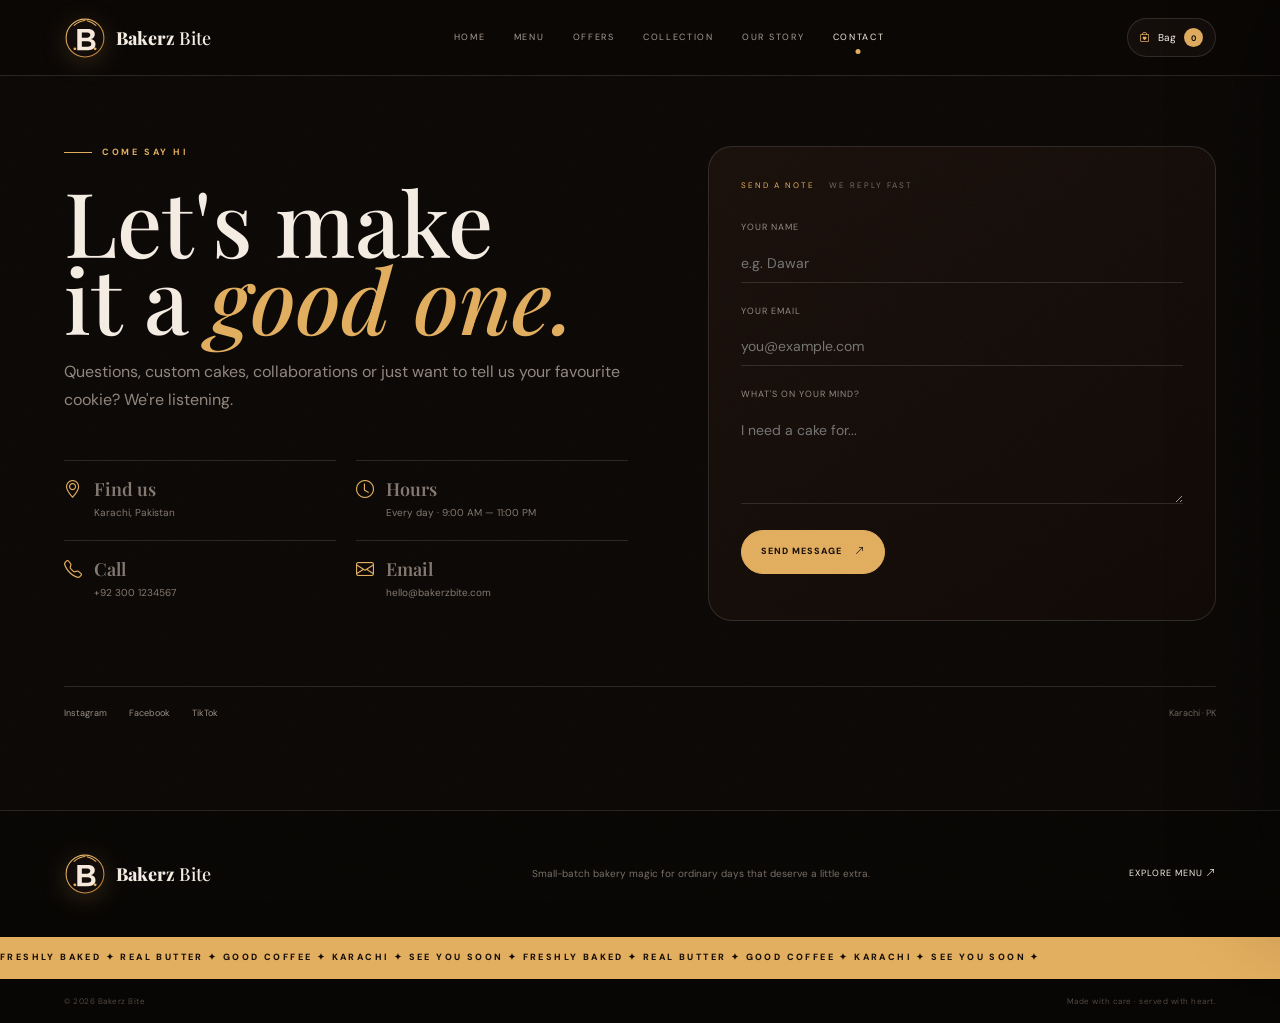
<file: contact.html>
<!doctype html>
<html lang="en">
<head>
<meta charset="utf-8"><meta name="viewport" content="width=device-width,initial-scale=1">
<title>Contact — Bakerz Bite — Bakery & Café</title>
<meta name="description" content="Bakerz Bite — a dark, editorial neighborhood bakery and café experience in Karachi.">
<link href="https://cdn.jsdelivr.net/npm/bootstrap@5.3.3/dist/css/bootstrap.min.css" rel="stylesheet">
<link href="https://cdn.jsdelivr.net/npm/bootstrap-icons@1.11.3/font/bootstrap-icons.css" rel="stylesheet">
<link href="https://fonts.googleapis.com/css2?family=DM+Sans:wght@400;500;600;700&family=Playfair+Display:wght@500;600;700;800&display=swap" rel="stylesheet">
<link rel="stylesheet" href="style.css">
</head>
<body>
<div class="noise"></div>
<div class="preloader"><div class="pre-logo">B<span>·</span>B</div><div class="pre-line"><i></i></div><small>BAKING SOMETHING GOOD</small></div>
<header class="topbar">
  <a class="brand navgo" href="index.html"><img class="brand-logo" src="assets/logo.svg" alt="Bakerz Bite logo"><span><b>Bakerz</b> Bite</span></a>
  <nav class="main-nav"><a class="navgo " href="index.html">Home</a><a class="navgo " href="menu.html">Menu</a><a class="navgo " href="offers.html">Offers</a><a class="navgo " href="collection.html">Collection</a><a class="navgo " href="story.html">Our Story</a><a class="navgo active" href="contact.html">Contact</a></nav>
  <button class="bag-open"><i class="bi bi-bag-heart"></i><span>Bag</span><b id="bagCount">0</b></button>
  <button class="mobile-menu"><i class="bi bi-list"></i></button>
</header>
<div class="mobile-nav"><a class="navgo " href="index.html">Home</a><a class="navgo " href="menu.html">Menu</a><a class="navgo " href="offers.html">Offers</a><a class="navgo " href="collection.html">Collection</a><a class="navgo " href="story.html">Our Story</a><a class="navgo active" href="contact.html">Contact</a></div>
<main>
<section id="contact" class="page active-page contact-page">
  <div class="contact-grid"><div class="contact-copy"><div class="kicker"><span></span> COME SAY HI</div><h2>Let's make<br>it a <em>good one.</em></h2><p>Questions, custom cakes, collaborations or just want to tell us your favourite cookie? We're listening.</p><div class="contact-lines"><div><i class="bi bi-geo-alt"></i><span><b>Find us</b>Karachi, Pakistan</span></div><div><i class="bi bi-clock"></i><span><b>Hours</b>Every day · 9:00 AM — 11:00 PM</span></div><div><i class="bi bi-telephone"></i><span><b>Call</b>+92 300 1234567</span></div><div><i class="bi bi-envelope"></i><span><b>Email</b>hello@bakerzbite.com</span></div></div></div>
    <form id="contactForm" class="contact-form"><div class="form-kicker">SEND A NOTE <span>WE REPLY FAST</span></div><label>Your name<input required id="cName" placeholder="e.g. Dawar"></label><label>Your email<input type="email" required id="cEmail" placeholder="you@example.com"></label><label>What's on your mind?<textarea required id="cMsg" rows="4" placeholder="I need a cake for..." ></textarea></label><button class="btn-main" type="submit">Send message <i class="bi bi-arrow-up-right"></i></button><div id="contactStatus"></div></form></div>
  <div class="contact-bottom"><div class="social-row"><a href="contact.html">Instagram</a><a href="contact.html">Facebook</a><a href="contact.html">TikTok</a></div><span>Karachi · PK</span></div>
</section>
</main>
<footer><div class="footer-top"><a class="footer-brand navgo" href="index.html"><img class="brand-logo" src="assets/logo.svg" alt="Bakerz Bite logo"><span><b>Bakerz</b> Bite</span></a><p>Small-batch bakery magic for ordinary days that deserve a little extra.</p><a href="menu.html" class="navgo">Explore menu <i class="bi bi-arrow-up-right"></i></a></div><div class="footer-marquee"><span>FRESHLY BAKED</span><i>✦</i><span>REAL BUTTER</span><i>✦</i><span>GOOD COFFEE</span><i>✦</i><span>KARACHI</span><i>✦</i><span>SEE YOU SOON</span></div><div class="footer-bottom"><span>© 2026 Bakerz Bite</span><span>Made with care · served with heart.</span></div></footer>
<div class="cart-backdrop"></div><aside class="cart"><div class="cart-head"><div><span>YOUR BAG</span><h3>Sweet <em>stash.</em></h3></div><button class="cart-close">×</button></div><div class="cart-body" id="cartBody"></div><div class="cart-foot"><div><span>Subtotal</span><b id="cartTotal">Rs. 0</b></div><button class="btn-main w-100" id="checkout">Ready to order <i class="bi bi-arrow-right"></i></button><small>Demo checkout · no payment is processed.</small></div></aside><div class="toast-note" id="toastNote"></div>
<script src="https://cdn.jsdelivr.net/npm/bootstrap@5.3.3/dist/js/bootstrap.bundle.min.js"></script><script src="script.js"></script>
</body></html>
</file>
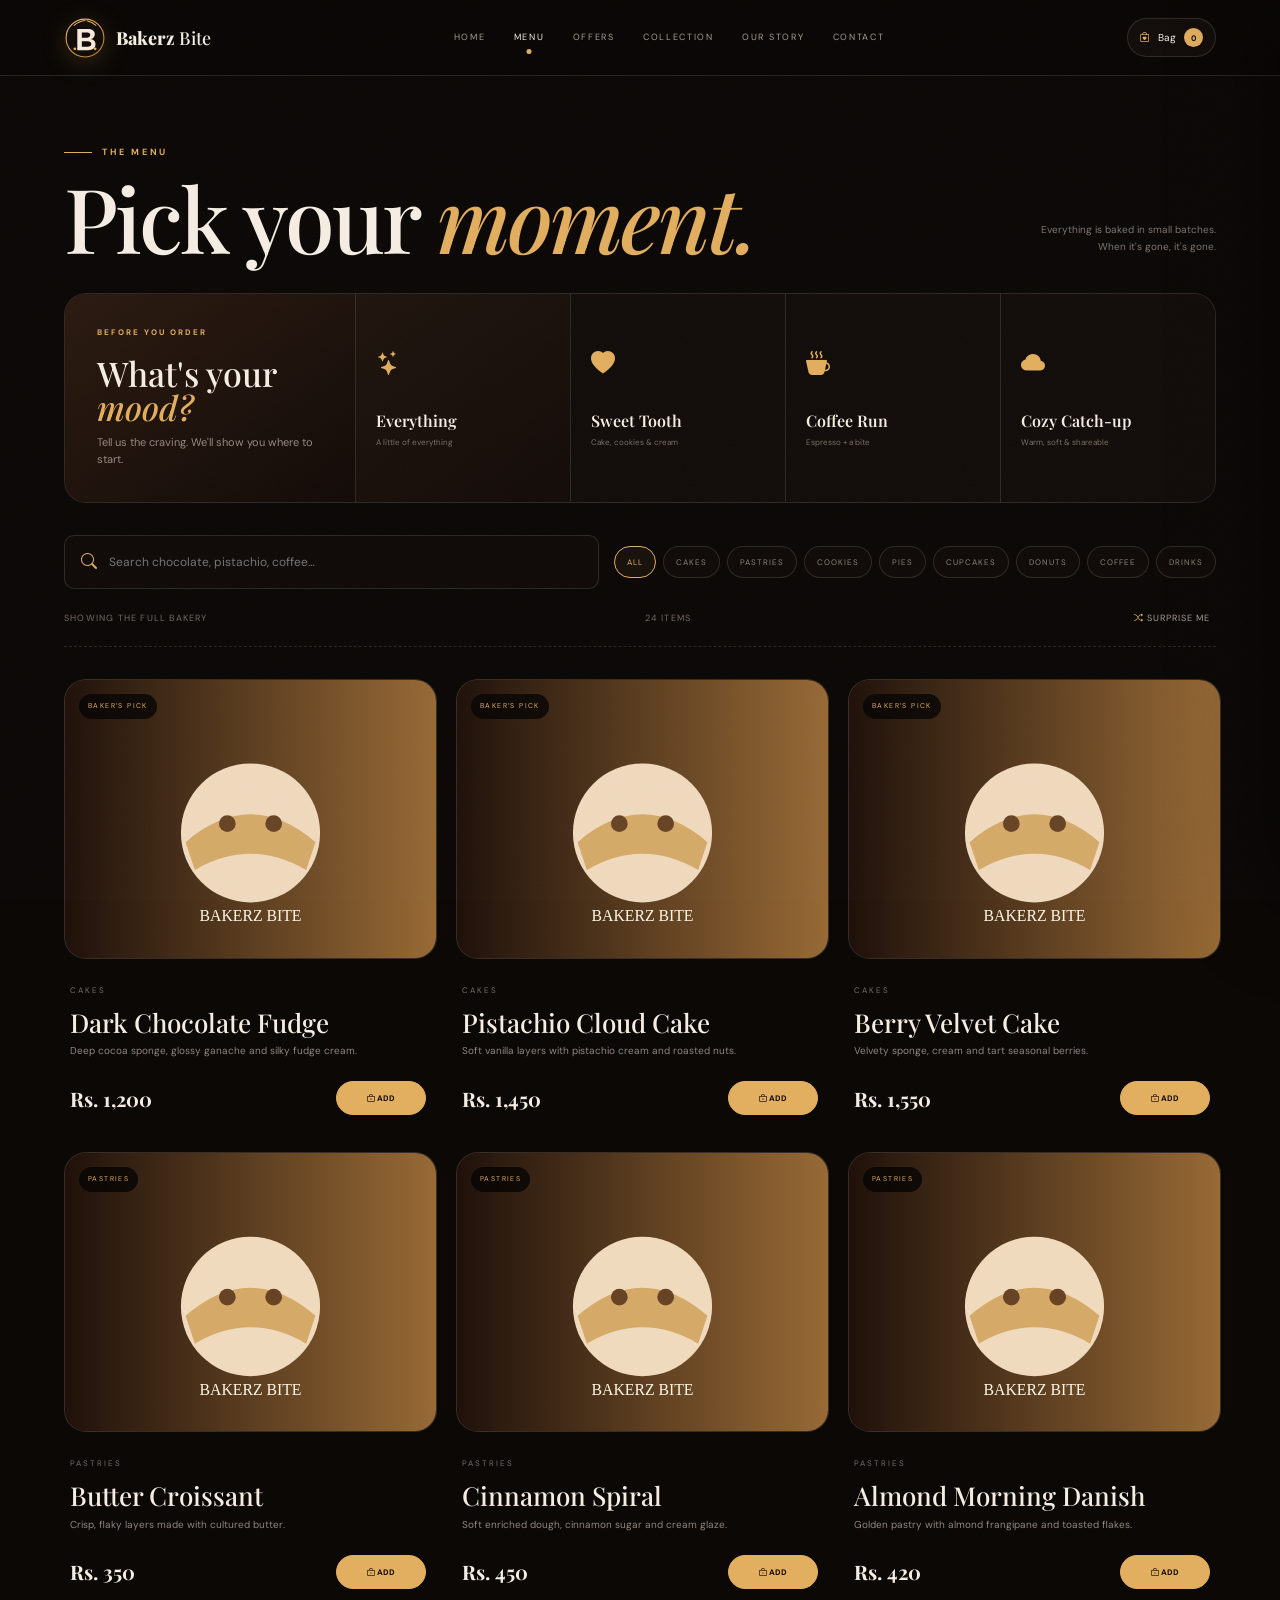
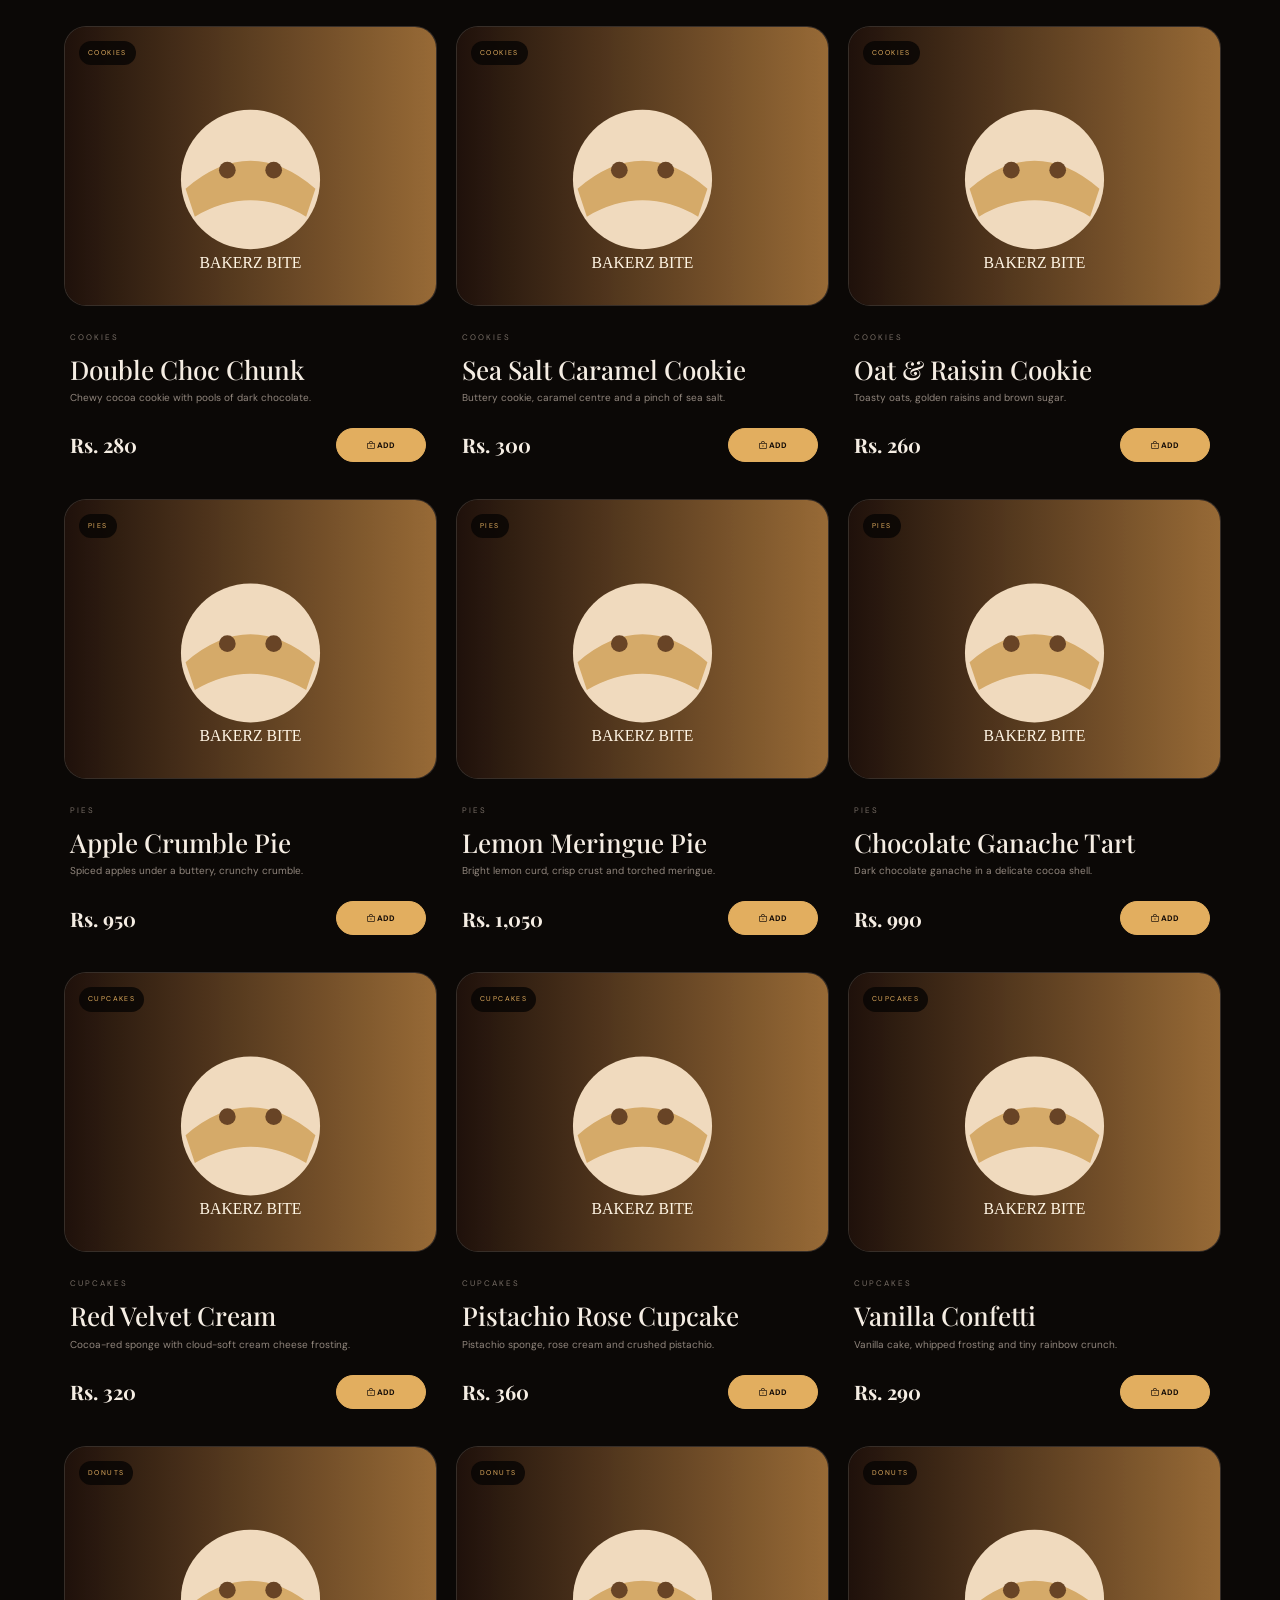
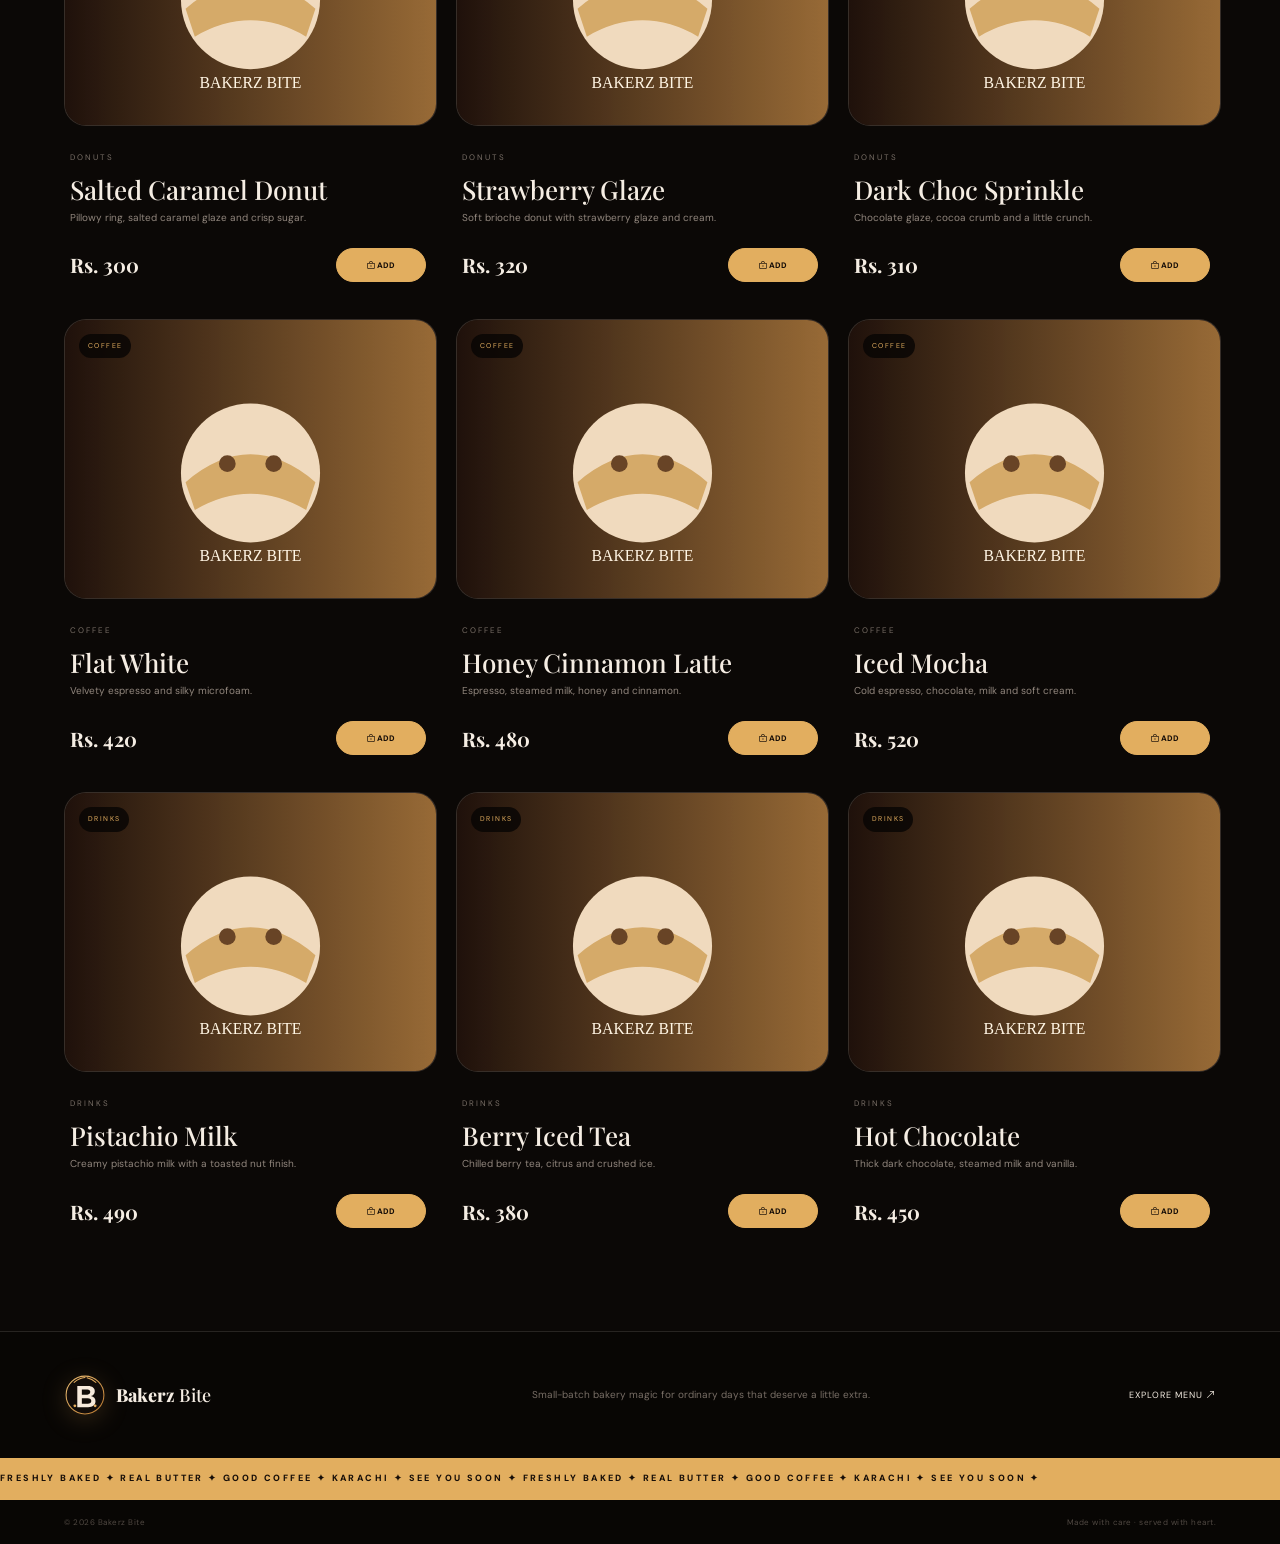
<file: menu.html>
<!doctype html>
<html lang="en">
<head>
<meta charset="utf-8"><meta name="viewport" content="width=device-width,initial-scale=1">
<title>Menu — Bakerz Bite — Bakery & Café</title>
<meta name="description" content="Bakerz Bite — a dark, editorial neighborhood bakery and café experience in Karachi.">
<link href="https://cdn.jsdelivr.net/npm/bootstrap@5.3.3/dist/css/bootstrap.min.css" rel="stylesheet">
<link href="https://cdn.jsdelivr.net/npm/bootstrap-icons@1.11.3/font/bootstrap-icons.css" rel="stylesheet">
<link href="https://fonts.googleapis.com/css2?family=DM+Sans:wght@400;500;600;700&family=Playfair+Display:wght@500;600;700;800&display=swap" rel="stylesheet">
<link rel="stylesheet" href="style.css">
</head>
<body>
<div class="noise"></div>
<div class="preloader"><div class="pre-logo">B<span>·</span>B</div><div class="pre-line"><i></i></div><small>BAKING SOMETHING GOOD</small></div>
<header class="topbar">
  <a class="brand navgo" href="index.html"><img class="brand-logo" src="assets/logo.svg" alt="Bakerz Bite logo"><span><b>Bakerz</b> Bite</span></a>
  <nav class="main-nav"><a class="navgo " href="index.html">Home</a><a class="navgo active" href="menu.html">Menu</a><a class="navgo " href="offers.html">Offers</a><a class="navgo " href="collection.html">Collection</a><a class="navgo " href="story.html">Our Story</a><a class="navgo " href="contact.html">Contact</a></nav>
  <button class="bag-open"><i class="bi bi-bag-heart"></i><span>Bag</span><b id="bagCount">0</b></button>
  <button class="mobile-menu"><i class="bi bi-list"></i></button>
</header>
<div class="mobile-nav"><a class="navgo " href="index.html">Home</a><a class="navgo active" href="menu.html">Menu</a><a class="navgo " href="offers.html">Offers</a><a class="navgo " href="collection.html">Collection</a><a class="navgo " href="story.html">Our Story</a><a class="navgo " href="contact.html">Contact</a></div>
<main>
<section id="menu" class="page active-page menu-page">
  <div class="page-head"><div><div class="kicker"><span></span> THE MENU</div><h2>Pick your <em>moment.</em></h2></div><div class="head-note">Everything is baked in small batches.<br>When it's gone, it's gone.</div></div>
  <div class="mood-panel"><div class="mood-intro"><div class="mood-kicker">BEFORE YOU ORDER</div><h3>What's your <em>mood?</em></h3><p>Tell us the craving. We'll show you where to start.</p></div><div class="mood-options"><button class="mood-btn active" data-mood="all"><i class="bi bi-stars"></i><span>Everything</span><small>A little of everything</small></button><button class="mood-btn" data-mood="sweet"><i class="bi bi-heart-fill"></i><span>Sweet Tooth</span><small>Cake, cookies & cream</small></button><button class="mood-btn" data-mood="coffee"><i class="bi bi-cup-hot-fill"></i><span>Coffee Run</span><small>Espresso + a bite</small></button><button class="mood-btn" data-mood="cozy"><i class="bi bi-cloud-fill"></i><span>Cozy Catch-up</span><small>Warm, soft & shareable</small></button></div></div>
  <div class="menu-control"><div class="searchbox"><i class="bi bi-search"></i><input id="menuSearch" placeholder="Search chocolate, pistachio, coffee…"></div><div class="filters" id="filters"></div></div>
  <div class="menu-meta"><span id="moodResult">Showing the full bakery</span><span id="menuCount">0 items</span><button id="randomPick"><i class="bi bi-shuffle"></i> Surprise me</button></div>
  <div class="row g-4" id="productGrid"></div>
</section>
</main>
<footer><div class="footer-top"><a class="footer-brand navgo" href="index.html"><img class="brand-logo" src="assets/logo.svg" alt="Bakerz Bite logo"><span><b>Bakerz</b> Bite</span></a><p>Small-batch bakery magic for ordinary days that deserve a little extra.</p><a href="menu.html" class="navgo">Explore menu <i class="bi bi-arrow-up-right"></i></a></div><div class="footer-marquee"><span>FRESHLY BAKED</span><i>✦</i><span>REAL BUTTER</span><i>✦</i><span>GOOD COFFEE</span><i>✦</i><span>KARACHI</span><i>✦</i><span>SEE YOU SOON</span></div><div class="footer-bottom"><span>© 2026 Bakerz Bite</span><span>Made with care · served with heart.</span></div></footer>
<div class="cart-backdrop"></div><aside class="cart"><div class="cart-head"><div><span>YOUR BAG</span><h3>Sweet <em>stash.</em></h3></div><button class="cart-close">×</button></div><div class="cart-body" id="cartBody"></div><div class="cart-foot"><div><span>Subtotal</span><b id="cartTotal">Rs. 0</b></div><button class="btn-main w-100" id="checkout">Ready to order <i class="bi bi-arrow-right"></i></button><small>Demo checkout · no payment is processed.</small></div></aside><div class="toast-note" id="toastNote"></div>
<script src="https://cdn.jsdelivr.net/npm/bootstrap@5.3.3/dist/js/bootstrap.bundle.min.js"></script><script src="script.js"></script>
</body></html>
</file>
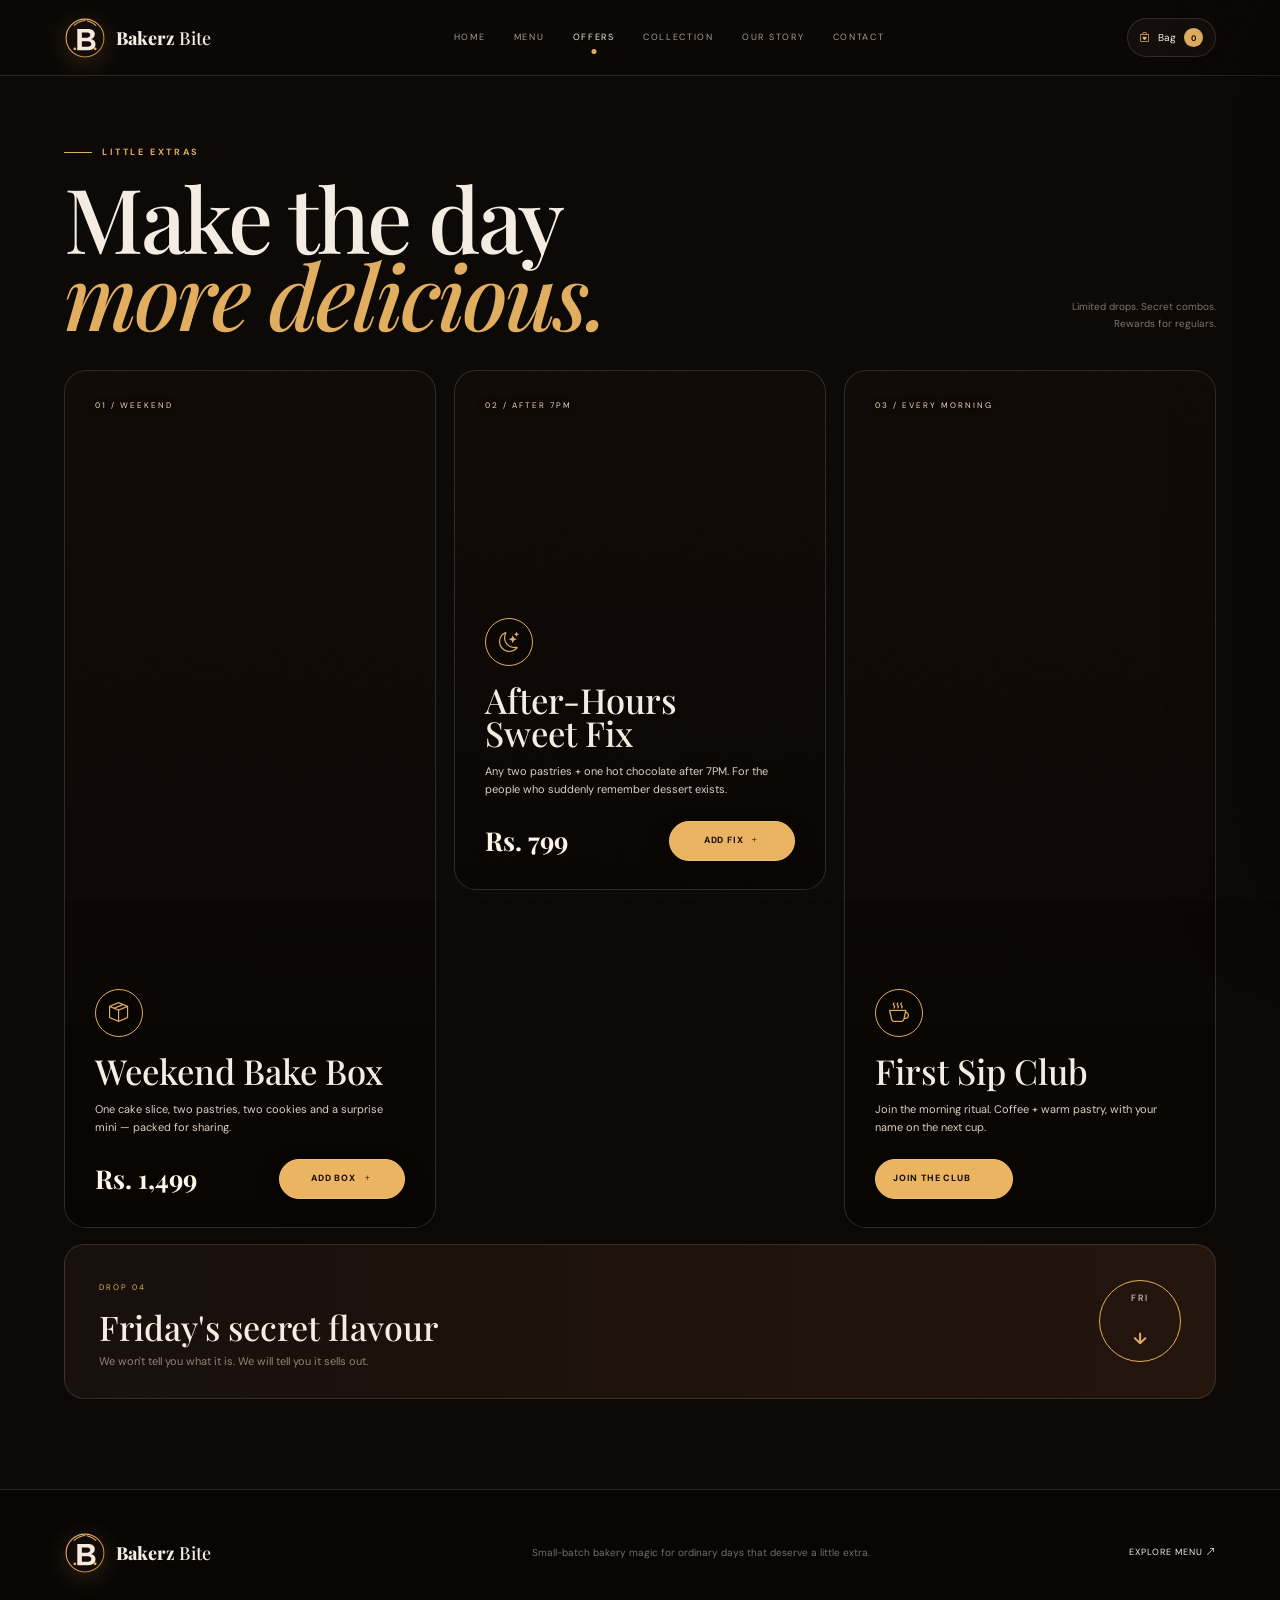
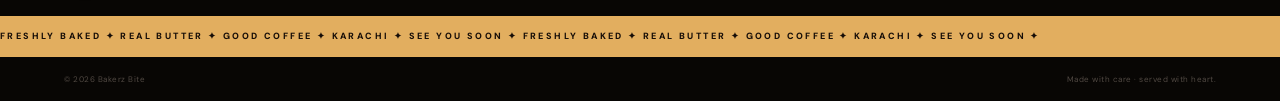
<file: offers.html>
<!doctype html>
<html lang="en">
<head>
<meta charset="utf-8"><meta name="viewport" content="width=device-width,initial-scale=1">
<title>Offers — Bakerz Bite — Bakery & Café</title>
<meta name="description" content="Bakerz Bite — a dark, editorial neighborhood bakery and café experience in Karachi.">
<link href="https://cdn.jsdelivr.net/npm/bootstrap@5.3.3/dist/css/bootstrap.min.css" rel="stylesheet">
<link href="https://cdn.jsdelivr.net/npm/bootstrap-icons@1.11.3/font/bootstrap-icons.css" rel="stylesheet">
<link href="https://fonts.googleapis.com/css2?family=DM+Sans:wght@400;500;600;700&family=Playfair+Display:wght@500;600;700;800&display=swap" rel="stylesheet">
<link rel="stylesheet" href="style.css">
</head>
<body>
<div class="noise"></div>
<div class="preloader"><div class="pre-logo">B<span>·</span>B</div><div class="pre-line"><i></i></div><small>BAKING SOMETHING GOOD</small></div>
<header class="topbar">
  <a class="brand navgo" href="index.html"><img class="brand-logo" src="assets/logo.svg" alt="Bakerz Bite logo"><span><b>Bakerz</b> Bite</span></a>
  <nav class="main-nav"><a class="navgo " href="index.html">Home</a><a class="navgo " href="menu.html">Menu</a><a class="navgo active" href="offers.html">Offers</a><a class="navgo " href="collection.html">Collection</a><a class="navgo " href="story.html">Our Story</a><a class="navgo " href="contact.html">Contact</a></nav>
  <button class="bag-open"><i class="bi bi-bag-heart"></i><span>Bag</span><b id="bagCount">0</b></button>
  <button class="mobile-menu"><i class="bi bi-list"></i></button>
</header>
<div class="mobile-nav"><a class="navgo " href="index.html">Home</a><a class="navgo " href="menu.html">Menu</a><a class="navgo active" href="offers.html">Offers</a><a class="navgo " href="collection.html">Collection</a><a class="navgo " href="story.html">Our Story</a><a class="navgo " href="contact.html">Contact</a></div>
<main>
<section id="offers" class="page active-page offers-page">
  <div class="page-head"><div><div class="kicker"><span></span> LITTLE EXTRAS</div><h2>Make the day<br><em>more delicious.</em></h2></div><div class="head-note">Limited drops. Secret combos.<br>Rewards for regulars.</div></div>
  <div class="offers-grid offers-grid-clean">
    <article class="offer-card offer-feature" style="--offer-bg:url('https://d1w7312wesee68.cloudfront.net/L8epeNdw9l9EH7ZSvZr2DGWZTAf2vgmcfq0QkDDM5ts/resize%3Afit%3A720%3A720/plain/s3%3A/toasttab/restaurants/restaurant-224894000000000000/menu/items/4/item-500000060230266094_1765987588.jpg')">
      <div class="offer-bg"></div><div class="offer-shade"></div>
      <span class="offer-no">01 / WEEKEND</span>
      <div class="offer-content">
        <div class="offer-icon"><i class="bi bi-box-seam"></i></div>
        <h3>Weekend Bake Box</h3>
        <p>One cake slice, two pastries, two cookies and a surprise mini — packed for sharing.</p>
        <div class="offer-bottom"><b>Rs. 1,499</b><button class="add-offer offer-cta" data-offer="Weekend Bake Box" data-price="1499">Add box <i class="bi bi-plus"></i></button></div>
      </div>
    </article>
    <article class="offer-card offer-feature" style="--offer-bg:url('https://images.unsplash.com/photo-1542990253-0d0f5be5f0ed?auto=format&fit=crop&w=1200&q=85')">
      <div class="offer-bg"></div><div class="offer-shade"></div>
      <span class="offer-no">02 / AFTER 7PM</span>
      <div class="offer-content">
        <div class="offer-icon"><i class="bi bi-moon-stars"></i></div>
        <h3>After-Hours<br>Sweet Fix</h3>
        <p>Any two pastries + one hot chocolate after 7PM. For the people who suddenly remember dessert exists.</p>
        <div class="offer-bottom"><b>Rs. 799</b><button class="add-offer offer-cta" data-offer="After-Hours Sweet Fix" data-price="799">Add fix <i class="bi bi-plus"></i></button></div>
      </div>
    </article>
    <article class="offer-card offer-feature" style="--offer-bg:url('https://images.unsplash.com/photo-1495474472287-4d71bcdd2085?auto=format&fit=crop&w=1200&q=85')">
      <div class="offer-bg"></div><div class="offer-shade"></div>
      <span class="offer-no">03 / EVERY MORNING</span>
      <div class="offer-content">
        <div class="offer-icon"><i class="bi bi-cup-hot"></i></div>
        <h3>First Sip Club</h3>
        <p>Join the morning ritual. Coffee + warm pastry, with your name on the next cup.</p>
        <a href="contact.html" class="navgo light-link offer-cta-link">Join the club <i class="bi bi-arrow-up-right"></i></a>
      </div>
    </article>
  </div>
  <div class="drop-banner"><div><span>DROP 04</span><h3>Friday's secret flavour</h3><p>We won't tell you what it is. We will tell you it sells out.</p></div><div class="drop-orbit"><span>FRI</span><b>↓</b></div></div>
</section>
</main>
<footer><div class="footer-top"><a class="footer-brand navgo" href="index.html"><img class="brand-logo" src="assets/logo.svg" alt="Bakerz Bite logo"><span><b>Bakerz</b> Bite</span></a><p>Small-batch bakery magic for ordinary days that deserve a little extra.</p><a href="menu.html" class="navgo">Explore menu <i class="bi bi-arrow-up-right"></i></a></div><div class="footer-marquee"><span>FRESHLY BAKED</span><i>✦</i><span>REAL BUTTER</span><i>✦</i><span>GOOD COFFEE</span><i>✦</i><span>KARACHI</span><i>✦</i><span>SEE YOU SOON</span></div><div class="footer-bottom"><span>© 2026 Bakerz Bite</span><span>Made with care · served with heart.</span></div></footer>
<div class="cart-backdrop"></div><aside class="cart"><div class="cart-head"><div><span>YOUR BAG</span><h3>Sweet <em>stash.</em></h3></div><button class="cart-close">×</button></div><div class="cart-body" id="cartBody"></div><div class="cart-foot"><div><span>Subtotal</span><b id="cartTotal">Rs. 0</b></div><button class="btn-main w-100" id="checkout">Ready to order <i class="bi bi-arrow-right"></i></button><small>Demo checkout · no payment is processed.</small></div></aside><div class="toast-note" id="toastNote"></div>
<script src="https://cdn.jsdelivr.net/npm/bootstrap@5.3.3/dist/js/bootstrap.bundle.min.js"></script><script src="script.js"></script>
</body></html>
</file>
<file: style.css>
@import url('https://fonts.googleapis.com/css2?family=DM+Sans:wght@400;500;600;700&family=Playfair+Display:wght@500;600;700;800&display=swap');

:root{--bg:#0b0806;--panel:#15100d;--panel2:#1b120d;--cream:#f5ede3;--muted:#a79a90;--dim:#756b63;--gold:#e2ae5f;--gold2:#f0c57c;--line:rgba(245,237,227,.13);--soft:rgba(226,174,95,.12)}
*{box-sizing:border-box}
html{scroll-behavior:smooth}
body{margin:0;min-height:100vh;background:var(--bg);color:var(--cream);font-family:'DM Sans',sans-serif;overflow-x:hidden;display:flex;flex-direction:column}
main{flex:1;display:block}
img,video{max-width:100%}
a{color:inherit}
.noise{position:fixed;inset:0;pointer-events:none;z-index:9998;opacity:.025;background-image:url("data:image/svg+xml,%3Csvg xmlns='http://www.w3.org/2000/svg' width='140' height='140' viewBox='0 0 140 140'%3E%3Cfilter id='n'%3E%3CfeTurbulence type='fractalNoise' baseFrequency='.8' numOctaves='3'/%3E%3C/filter%3E%3Crect width='100%25' height='100%25' filter='url(%23n)'/%3E%3C/svg%3E")}
.preloader{position:fixed;inset:0;background:#080604;z-index:10000;display:grid;place-content:center;text-align:center;transition:.5s;pointer-events:none}.preloader.done{opacity:0;visibility:hidden}.pre-logo{font:800 64px 'Playfair Display'}.pre-logo span{color:var(--gold)}.pre-line{width:170px;height:2px;background:#2b211a;margin:18px auto;overflow:hidden}.pre-line i{display:block;width:45%;height:100%;background:var(--gold);animation:load 1s ease-in-out infinite}@keyframes load{from{transform:translateX(-120%)}to{transform:translateX(330%)}}.preloader small{font-size:8px;letter-spacing:3px;color:#746960}

.topbar{height:76px;position:sticky;top:0;z-index:1000;display:flex;align-items:center;justify-content:space-between;padding:0 clamp(18px,5vw,76px);background:rgba(10,7,5,.94);backdrop-filter:blur(16px);border-bottom:1px solid var(--line)}
.brand{display:flex;align-items:center;gap:10px;text-decoration:none;white-space:nowrap;font:500 18px 'Playfair Display',serif}.brand b{font-weight:800}.brand-logo{width:42px;height:42px;object-fit:contain;display:block;filter:drop-shadow(0 5px 12px rgba(226,174,95,.18))}
.main-nav{display:flex;align-items:center;gap:clamp(15px,2.2vw,30px)}.main-nav a,.mobile-nav a{position:relative;text-decoration:none;color:#a79c93;font-size:9px;letter-spacing:1.7px;text-transform:uppercase;transition:.2s}.main-nav a:hover,.main-nav a.active,.mobile-nav a:hover{color:var(--cream)}.main-nav a.active:after{content:'';position:absolute;left:50%;bottom:-10px;transform:translateX(-50%);width:5px;height:5px;background:var(--gold);border-radius:50%}
.bag-open{border:1px solid var(--line);background:#120d0a;color:var(--cream);border-radius:999px;padding:9px 12px;display:flex;align-items:center;gap:8px;font-size:10px;cursor:pointer}.bag-open i{color:var(--gold)}.bag-open b{min-width:19px;height:19px;padding:0 4px;border-radius:50%;display:grid;place-items:center;background:var(--gold);color:#140e09;font-size:8px}.mobile-menu{display:none;background:none;border:0;color:var(--cream);font-size:25px}.mobile-nav{display:none}

.page{width:min(1480px,100%);margin:0 auto;padding:70px clamp(18px,5vw,76px) 90px;position:relative}.kicker{display:flex;align-items:center;gap:10px;color:var(--gold);font-size:9px;letter-spacing:2.6px;font-weight:700}.kicker span{width:28px;height:1px;background:var(--gold)}h1,h2,h3{font-family:'Playfair Display',serif;margin-top:0}em{color:var(--gold);font-style:italic}.btn-main{display:inline-flex;align-items:center;justify-content:center;gap:13px;background:var(--gold);color:#170f09;border:1px solid var(--gold);border-radius:999px;padding:14px 19px;text-decoration:none;text-transform:uppercase;font-size:9px;font-weight:800;letter-spacing:1px;transition:.25s;cursor:pointer}.btn-main:hover{background:var(--gold2);color:#170f09;transform:translateY(-2px)}.text-link,.light-link{font-size:9px;letter-spacing:1.3px;text-transform:uppercase;text-decoration:none;color:var(--cream)}.text-link i,.light-link i{color:var(--gold);margin-left:7px}


.home-page{padding-top:58px}.hero-grid{width:100%;display:grid;grid-template-columns:minmax(0,.9fr) minmax(0,1.1fr);gap:clamp(30px,5vw,80px);align-items:center;min-height:calc(100vh - 150px)}.hero-copy{min-width:0}.hero-copy h1{font-size:clamp(64px,8.4vw,132px);line-height:.78;letter-spacing:-5px;margin:26px 0 30px;max-width:680px}.hero-copy h1 em{display:inline-block;margin-left:24px}.hero-lead{max-width:550px;color:var(--muted);font-size:14px;line-height:1.85;margin:0}.hero-actions{display:flex;align-items:center;gap:24px;margin-top:30px;flex-wrap:wrap}.hero-proof{display:flex;gap:42px;max-width:560px;margin-top:58px;padding-top:22px;border-top:1px solid var(--line)}.hero-proof strong{font:700 23px 'Playfair Display'}.hero-proof span{display:block;margin-top:5px;color:var(--dim);font-size:8px;text-transform:uppercase;letter-spacing:1.5px}
.hero-visual{position:relative;min-width:0}.video-frame{position:relative;width:100%;height:min(72vh,680px);min-height:520px;border:1px solid rgba(226,174,95,.28);border-radius:26px 26px 90px 26px;padding:8px;background:#090705;overflow:hidden;box-shadow:0 30px 100px rgba(0,0,0,.55)}.video-frame:before{content:'';position:absolute;inset:18px 18px 45% 18px;background:url('https://images.unsplash.com/photo-1515003197210-e0cd71810b5f?auto=format&fit=crop&w=1600&q=80') center/cover;opacity:.18;mix-blend-mode:screen;z-index:1;pointer-events:none}.hero-video{position:relative;width:100%;height:100%;object-fit:cover;display:block;border-radius:18px 18px 78px 18px;filter:brightness(.78) saturate(.82) contrast(1.05)}.video-shade{position:absolute;inset:8px;background:linear-gradient(180deg,rgba(8,5,3,.15),transparent 40%,rgba(7,4,3,.82));border-radius:18px 18px 78px 18px;z-index:2;pointer-events:none}.video-top,.video-bottom{position:absolute;left:32px;right:32px;z-index:3;display:flex;justify-content:space-between;align-items:center}.video-top{top:28px;font-size:8px;letter-spacing:1.8px}.video-bottom{bottom:27px}.video-bottom small{display:block;color:#b9ada3;font-size:8px;letter-spacing:1.6px;margin-bottom:6px}.video-bottom strong{font:600 22px 'Playfair Display'}.video-bottom>i{width:44px;height:44px;border:1px solid rgba(255,255,255,.38);border-radius:50%;display:grid;place-items:center;font-size:18px}.pulse{display:inline-block;width:6px;height:6px;border-radius:50%;background:var(--gold);margin-right:7px;box-shadow:0 0 0 5px rgba(226,174,95,.12)}.float-card{position:absolute;z-index:5;background:#17100c;border:1px solid rgba(226,174,95,.32);padding:13px 15px;box-shadow:0 20px 50px rgba(0,0,0,.45)}.float-card span{font-size:8px;color:var(--gold);letter-spacing:1.5px}.float-card b{display:block;font:600 14px/1.1 'Playfair Display';margin-top:6px}.fc-one{left:-25px;bottom:70px}.fc-two{right:-22px;top:60px}.fc-two i{color:var(--gold)}
.ticker{width:100%;margin:35px 0 0;border-top:1px solid rgba(22,14,8,.25);border-bottom:1px solid rgba(22,14,8,.25);background:var(--gold);color:#1b1109;overflow:hidden}.ticker div{display:flex;align-items:center;justify-content:center;gap:38px;min-width:max-content;padding:13px 0;font-size:9px;font-weight:800;letter-spacing:2.6px;animation:marquee 20s linear infinite}.ticker i{font-style:normal}@keyframes marquee{to{transform:translateX(-20%)}}
.home-feature{margin-top:90px;background:linear-gradient(135deg,#17100c,#0f0a07);border:1px solid var(--line);padding:16px}.feature-label{padding:15px 10px;color:#776d64;font-size:8px;letter-spacing:2.4px}.feature-label span{color:var(--gold);margin-left:8px}.feature-grid{display:grid;grid-template-columns:1.05fr .95fr;min-height:480px}.feature-photo{min-height:480px;overflow:hidden}.feature-photo img{width:100%;height:100%;object-fit:cover;display:block;filter:saturate(.82)}.feature-text{padding:clamp(35px,5vw,70px);display:flex;flex-direction:column;justify-content:center}.feature-text .number{color:var(--gold);font-size:9px;letter-spacing:2px}.feature-text h2{font-size:clamp(38px,4vw,62px);line-height:.94;margin:18px 0}.feature-text p{color:var(--muted);line-height:1.8;max-width:460px}


.page-head{display:flex;justify-content:space-between;align-items:flex-end;gap:30px;margin-bottom:38px}.page-head h2{font-size:clamp(55px,7vw,100px);line-height:.86;letter-spacing:-3px;margin:18px 0 0}.head-note{color:#80756d;font-size:10px;line-height:1.7;text-align:right}


.menu-page{max-width:1500px}.mood-panel{display:grid;grid-template-columns:290px minmax(0,1fr);border:1px solid var(--line);border-radius:22px;overflow:hidden;background:#110b08;min-height:210px}.mood-intro{padding:32px;background:linear-gradient(145deg,#2b1a10,#120b08)}.mood-kicker{color:var(--gold);font-size:8px;letter-spacing:2px;font-weight:700}.mood-intro h3{font-size:34px;line-height:1;margin:18px 0 10px}.mood-intro p{color:#968980;font-size:11px;line-height:1.6;margin:0}.mood-options{display:grid;grid-template-columns:repeat(4,minmax(0,1fr))}.mood-btn{position:relative;border:0;border-left:1px solid var(--line);background:#120d0a;color:var(--cream);padding:28px 20px;text-align:left;display:flex;flex-direction:column;justify-content:center;min-width:0;cursor:pointer;transition:.25s}.mood-btn:hover,.mood-btn.active{background:linear-gradient(145deg,#20150e,#130c09)}.mood-btn i{font-size:24px;color:var(--gold);margin-bottom:28px}.mood-btn span{font:600 16px 'Playfair Display';white-space:normal}.mood-btn small{color:#786e66;font-size:8px;line-height:1.4;margin-top:6px}.menu-control{display:grid;grid-template-columns:minmax(0,1fr) auto;gap:15px;align-items:center;margin:32px 0 10px}.searchbox{height:54px;border:1px solid var(--line);background:#100b08;border-radius:10px;display:flex;align-items:center;padding:0 16px}.searchbox i{color:var(--gold)}.searchbox input{width:100%;border:0;outline:0;background:transparent;color:var(--cream);padding:0 12px;font-size:12px}.filters{display:flex;flex-wrap:wrap;justify-content:flex-end;gap:7px}.filter{border:1px solid var(--line);background:#100b08;color:#8b8178;border-radius:999px;padding:9px 12px;font-size:8px;text-transform:uppercase;letter-spacing:1px;cursor:pointer}.filter.active,.filter:hover{border-color:var(--gold);color:var(--gold);background:rgba(226,174,95,.06)}.menu-meta{display:flex;justify-content:space-between;align-items:center;padding:12px 0 20px;border-bottom:1px dashed var(--line);color:#746a62;font-size:9px;text-transform:uppercase;letter-spacing:1.2px}.menu-meta button{border:0;background:none;color:#a89d94;font-size:9px;text-transform:uppercase;letter-spacing:1px;cursor:pointer}.menu-meta button i{color:var(--gold)}#productGrid{margin-top:8px}
.product-card{height:100%;background:transparent;border:0;position:relative;overflow:visible;transition:.25s}.product-card:hover{transform:translateY(-5px)}.product-img{height:310px;position:relative;overflow:hidden;border-radius:22px;background:#1a110c;border:1px solid var(--line)}.product-img img{width:100%;height:100%;object-fit:cover;display:block;transition:.6s;filter:saturate(.86) contrast(1.03)}.product-card:hover .product-img img{transform:scale(1.05)}.product-tag{position:absolute;left:14px;top:14px;padding:7px 9px;border-radius:999px;background:rgba(8,6,4,.82);color:var(--gold);font-size:7px;letter-spacing:1.4px}.product-body{padding:17px 6px 8px}.product-cat{color:#786e66;font-size:8px;letter-spacing:2px;text-transform:uppercase}.product-body h3{font-size:26px;line-height:1.05;margin:9px 0 7px}.product-body p{color:#91867d;font-size:10px;line-height:1.6;margin:0;min-height:34px}.product-foot{display:flex;align-items:center;justify-content:space-between;gap:12px;margin-top:17px}.product-price{font:700 20px 'Playfair Display';white-space:nowrap}.add-btn{flex:0 0 auto;border:1px solid var(--gold);background:var(--gold);color:#160e08;border-radius:999px;padding:10px 14px;min-width:90px;white-space:nowrap;font-size:8px;text-transform:uppercase;font-weight:800;cursor:pointer}.add-btn:hover{background:var(--gold2)}.empty-menu{padding:70px 20px;text-align:center;border:1px dashed var(--line);color:#7d736b}.empty-menu i{font-size:34px;color:var(--gold)}


.offers-page{max-width:1500px}.offers-page:before{content:'';position:absolute;inset:0;z-index:-1;opacity:.12;background:linear-gradient(90deg,rgba(11,8,6,.96),rgba(11,8,6,.72)),url('https://images.unsplash.com/photo-1555507036-ab1f4038808a?auto=format&fit=crop&w=1800&q=80') center/cover fixed}.offers-grid{display:grid;grid-template-columns:1.15fr .85fr 1fr;grid-template-rows:420px 420px;gap:16px}.offer-card{position:relative;min-width:0;overflow:hidden;border:1px solid var(--line);border-radius:22px;padding:34px;display:flex;flex-direction:column}.offer-dark{background:linear-gradient(145deg,#24140d,#110b08)}.offer-gold{background:linear-gradient(145deg,#f0bf72,#c68e43);color:#1b1009}.offer-gold .offer-no,.offer-gold p{color:#4b3019}.offer-image{padding:0;background:#120c09}.offer-image>img{position:absolute;inset:0;width:100%;height:100%;object-fit:cover}.offer-image-overlay{position:absolute;inset:0;background:linear-gradient(180deg,rgba(6,4,3,.12),rgba(6,4,3,.88))}.offer-card:nth-child(1){grid-row:1 / 3}.offer-card:nth-child(2){grid-row:1}.offer-card:nth-child(3){grid-row:1 / 3}.offer-no{position:relative;z-index:2;color:#82776d;font-size:8px;letter-spacing:2px}.offer-icon{position:relative;z-index:2;width:52px;height:52px;display:grid;place-items:center;border:1px solid currentColor;border-radius:50%;margin-top:auto;color:var(--gold);font-size:20px}.offer-gold .offer-icon{color:#1b1009}.offer-card h3{position:relative;z-index:2;font-size:clamp(35px,3.5vw,58px);line-height:.92;margin:22px 0 12px;max-width:430px}.offer-gold h3{font-size:clamp(30px,3vw,46px)}.offer-card p{position:relative;z-index:2;color:#958a81;font-size:11px;line-height:1.7;max-width:500px;margin:0}.offer-content{position:absolute;z-index:2;left:34px;right:34px;bottom:34px}.offer-content h3{font-size:clamp(34px,3.2vw,52px);margin:18px 0 10px}.offer-content p{color:#c0b5ab}.offer-bottom{position:relative;z-index:2;display:flex;align-items:center;justify-content:space-between;gap:16px;margin-top:auto;padding-top:28px}.offer-bottom b{font:700 28px 'Playfair Display';white-space:nowrap}.add-offer{border:1px solid var(--gold);background:var(--gold);color:#160e08;border-radius:999px;padding:12px 18px;min-width:112px;white-space:nowrap;font-size:9px;text-transform:uppercase;font-weight:800;cursor:pointer}.offer-dark .add-offer{background:var(--gold);color:#160e08}.offer-gold .add-offer{background:#1b1009;color:#f6e6d2;border-color:#1b1009}.add-offer:hover{transform:translateY(-2px);background:var(--gold2)}.offer-image .light-link{display:inline-block;margin-top:18px}.drop-banner{margin-top:16px;padding:28px 34px;border:1px solid var(--line);border-radius:20px;background:linear-gradient(90deg,#17100c,#24150d);display:flex;justify-content:space-between;align-items:center;gap:30px}.drop-banner span{color:var(--gold);font-size:8px;letter-spacing:2px}.drop-banner h3{font-size:34px;margin:10px 0 6px}.drop-banner p{color:#8f847b;margin:0;font-size:11px}.drop-orbit{width:82px;height:82px;border:1px solid var(--gold);border-radius:50%;display:grid;place-items:center;flex:0 0 auto}.drop-orbit span{font-size:9px;color:var(--cream)}.drop-orbit b{color:var(--gold)}


.collection-hero{display:grid;grid-template-columns:minmax(0,.9fr) minmax(0,1.1fr);gap:55px;align-items:stretch}.collection-copy{padding:20px 0}.collection-copy h2{font-size:clamp(54px,6vw,92px);line-height:.88;margin:20px 0}.collection-copy>p{color:var(--muted);line-height:1.8;max-width:620px}.collection-story{border-left:2px solid var(--gold);padding-left:20px;margin:32px 0;color:#8d827a}.collection-story span,.collection-stats span{font-size:8px;letter-spacing:2px;text-transform:uppercase;color:var(--gold)}.collection-story p{font-size:11px;line-height:1.7;margin:8px 0 0}.collection-stats{display:flex;gap:35px;margin-top:40px}.collection-stats b{font:700 28px 'Playfair Display';display:block}.collection-collage{display:grid;grid-template-columns:1.3fr .7fr;grid-template-rows:1fr 170px;gap:14px;min-height:620px}.collage-main,.collage-small{position:relative;overflow:hidden;border-radius:24px}.collage-main{grid-row:1/3}.collage-main img,.collage-small img{width:100%;height:100%;object-fit:cover;display:block;filter:saturate(.8)}.collage-main span,.collage-small span{position:absolute;left:18px;bottom:16px;font-size:8px;letter-spacing:1.8px;background:rgba(8,6,4,.72);padding:8px 10px}.collage-note{border:1px solid var(--line);border-radius:24px;background:var(--gold);color:#1a1009;padding:24px;display:flex;flex-direction:column;justify-content:space-between}.collage-note i{font-size:25px}.collage-note b{font:600 25px/1.05 'Playfair Display'}.collage-note small{font-size:8px;letter-spacing:1.5px}.collection-intro{display:grid;grid-template-columns:1fr 1fr;gap:50px;margin:100px 0 35px;padding-top:25px;border-top:1px solid var(--line)}.collection-intro span{color:var(--gold);font-size:8px;letter-spacing:2px}.collection-intro h3{font-size:48px;line-height:.95;margin:15px 0}.collection-intro p{color:#91867d;line-height:1.8;font-size:11px;max-width:560px}.collection-grid-new{display:grid;grid-template-columns:repeat(4,minmax(0,1fr));gap:18px}.merch-card{min-width:0}.merch-photo{height:360px;position:relative;overflow:hidden;border-radius:22px}.merch-photo img{width:100%;height:100%;object-fit:cover;transition:.5s}.merch-card:hover .merch-photo img{transform:scale(1.04)}.photo-mark,.photo-label{position:absolute;top:14px;background:rgba(8,6,4,.72);padding:7px 9px;font-size:7px;letter-spacing:1.5px}.photo-mark{left:14px;color:var(--gold)}.photo-label{right:14px}.merch-info{display:flex;justify-content:space-between;gap:12px;align-items:flex-start;margin-top:17px}.merch-info span{color:#756b63;font-size:8px;letter-spacing:1.5px}.merch-info h3{font-size:27px;margin:7px 0 0}.merch-info>b{font:700 17px 'Playfair Display';white-space:nowrap}.merch-story{color:#8d8279;font-size:10px;line-height:1.6;min-height:48px}.merch-add{border:1px solid var(--gold);background:transparent;color:var(--cream);border-radius:999px;padding:10px 14px;font-size:8px;text-transform:uppercase;letter-spacing:1px;cursor:pointer}.merch-add:hover{background:var(--gold);color:#160e08}.collection-ending{margin-top:70px;padding:35px;border:1px solid var(--line);border-radius:24px;background:linear-gradient(120deg,#17100c,#0e0907);display:grid;grid-template-columns:100px 1fr 1fr;align-items:center;gap:30px}.ending-mark{width:78px;height:78px;border:1px solid var(--gold);border-radius:50%;display:grid;place-items:center;color:var(--gold);font:700 23px 'Playfair Display'}.collection-ending span{color:var(--gold);font-size:8px;letter-spacing:2px}.collection-ending h3{font-size:42px;line-height:.95;margin:10px 0 0}.collection-ending p{color:#8e837b;font-size:11px;line-height:1.7;margin:0}


.story-wrap{display:grid;grid-template-columns:minmax(0,1fr) minmax(0,1fr);gap:70px;align-items:center}.story-visual{position:relative;min-height:620px}.story-photo{position:absolute;inset:0 40px 0 0;border-radius:28px;overflow:hidden}.story-photo img{width:100%;height:100%;object-fit:cover;filter:brightness(.68) saturate(.75)}.story-stamp{position:absolute;right:0;top:70px;width:115px;height:115px;border-radius:50%;background:var(--gold);color:#1a1009;display:grid;place-content:center;text-align:center;transform:rotate(8deg)}.story-stamp b{font:700 34px 'Playfair Display'}.story-stamp span{font-size:8px;letter-spacing:1.5px}.story-caption{position:absolute;left:25px;bottom:30px;font-size:8px;letter-spacing:2px;line-height:1.7}.story-copy h2{font-size:clamp(55px,6vw,90px);line-height:.88;margin:22px 0}.story-lead{font-size:16px;color:#d4c7bd;line-height:1.7}.story-copy>p:not(.story-lead){color:#8e837b;line-height:1.8;font-size:11px}.story-values{display:grid;grid-template-columns:repeat(3,1fr);gap:14px;margin-top:35px}.story-values div{border-top:1px solid var(--line);padding-top:15px}.story-values i{color:var(--gold);font-size:20px;display:block;margin-bottom:12px}.story-values b{display:block;font:600 18px 'Playfair Display'}.story-values span{display:block;color:#786e66;font-size:9px;line-height:1.5;margin-top:5px}.quote{margin-top:35px;color:var(--gold);font:italic 24px 'Playfair Display'}.timeline{display:grid;grid-template-columns:1fr auto 1fr auto 1fr auto 1fr;align-items:center;gap:14px;margin-top:80px;padding:26px;border-top:1px solid var(--line);border-bottom:1px solid var(--line)}.timeline div{display:flex;flex-direction:column;gap:6px}.timeline span{color:var(--gold);font-size:8px;letter-spacing:2px}.timeline b{font:600 26px 'Playfair Display'}.timeline small{color:#71675f;font-size:8px}.timeline>i{height:1px;width:100%;background:var(--line)}


.contact-grid{display:grid;grid-template-columns:minmax(0,1fr) minmax(0,.9fr);gap:80px;align-items:start}.contact-copy h2{font-size:clamp(58px,7vw,100px);line-height:.86;margin:22px 0}.contact-copy>p{color:#92877e;line-height:1.8;max-width:570px}.contact-lines{margin-top:45px;display:grid;grid-template-columns:1fr 1fr;gap:20px}.contact-lines div{display:flex;gap:12px;padding-top:16px;border-top:1px solid var(--line)}.contact-lines i{color:var(--gold);font-size:18px}.contact-lines b{display:block;font:600 18px 'Playfair Display';margin-bottom:4px}.contact-lines span{color:#847970;font-size:10px;line-height:1.5}.contact-form{background:linear-gradient(145deg,#1a100b,#100a07);border:1px solid var(--line);border-radius:24px;padding:32px}.form-kicker{color:var(--gold);font-size:8px;letter-spacing:2px;margin-bottom:30px}.form-kicker span{color:#756b63;margin-left:10px}.contact-form label{display:block;color:#958980;font-size:9px;text-transform:uppercase;letter-spacing:1px;margin-bottom:22px}.contact-form input,.contact-form textarea{width:100%;margin-top:9px;border:0;border-bottom:1px solid var(--line);outline:0;background:transparent;color:var(--cream);padding:10px 0;font:14px 'DM Sans';resize:vertical}.contact-form input:focus,.contact-form textarea:focus{border-color:var(--gold)}#contactStatus{color:var(--gold);font-size:10px;margin-top:14px}.contact-bottom{display:flex;justify-content:space-between;border-top:1px solid var(--line);margin-top:65px;padding-top:20px;color:#6f655d;font-size:9px}.social-row{display:flex;gap:22px}.social-row a{text-decoration:none;color:#9a8f86}.social-row a:hover{color:var(--gold)}


footer{margin-top:auto;background:#080604;border-top:1px solid var(--line)}.footer-top{width:min(1400px,100%);margin:auto;padding:42px clamp(18px,5vw,76px);display:grid;grid-template-columns:1fr 1.3fr auto;align-items:center;gap:35px}.footer-brand{display:flex;align-items:center;gap:10px;text-decoration:none;font:500 18px 'Playfair Display'}.footer-brand b{font-weight:800}.footer-top p{margin:0;color:#786e66;font-size:10px;line-height:1.6;max-width:430px}.footer-top>a:last-child{text-decoration:none;color:var(--cream);font-size:9px;text-transform:uppercase;letter-spacing:1px}.footer-marquee{overflow:hidden;white-space:nowrap;border-top:1px solid rgba(226,174,95,.25);border-bottom:1px solid rgba(226,174,95,.25);background:var(--gold);color:#170e08}.footer-marquee:before{content:'FRESHLY BAKED  ✦  REAL BUTTER  ✦  GOOD COFFEE  ✦  KARACHI  ✦  SEE YOU SOON  ✦  FRESHLY BAKED  ✦  REAL BUTTER  ✦  GOOD COFFEE  ✦  KARACHI  ✦  SEE YOU SOON  ✦';display:block;width:max-content;padding:13px 0;font-size:9px;font-weight:800;letter-spacing:2.4px;animation:footerRun 18s linear infinite}.footer-marquee>*{display:none}@keyframes footerRun{to{transform:translateX(-50%)}}.footer-bottom{width:min(1400px,100%);margin:auto;padding:16px clamp(18px,5vw,76px);display:flex;justify-content:space-between;gap:15px;color:#514943;font-size:8px;letter-spacing:.5px}


.cart-backdrop{position:fixed;inset:0;background:rgba(0,0,0,.55);opacity:0;visibility:hidden;transition:.25s;z-index:1090}.cart-backdrop.show{opacity:1;visibility:visible}.cart{position:fixed;z-index:1100;top:0;right:0;width:min(430px,100%);height:100vh;background:#100a07;border-left:1px solid var(--line);transform:translateX(105%);transition:.35s;display:flex;flex-direction:column;box-shadow:-30px 0 90px rgba(0,0,0,.45)}.cart.open{transform:none}.cart-head{padding:28px;border-bottom:1px solid var(--line);display:flex;justify-content:space-between;align-items:start}.cart-head span{color:var(--gold);font-size:8px;letter-spacing:2px}.cart-head h3{font-size:36px;margin:8px 0 0}.cart-close{border:0;background:none;color:var(--cream);font-size:28px;cursor:pointer}.cart-body{flex:1;overflow:auto;padding:20px}.cart-item{display:grid;grid-template-columns:62px 1fr auto;gap:12px;align-items:start;padding:14px 0;border-bottom:1px solid var(--line)}.cart-item img{width:62px;height:62px;object-fit:cover;border-radius:10px}.cart-item b{display:block;font:600 15px 'Playfair Display'}.cart-item small{display:block;color:#7f746c;font-size:9px;margin-top:5px}.qty{display:flex;align-items:center;gap:9px;margin-top:10px}.qty button{width:24px;height:24px;border:1px solid var(--line);background:#160e0a;color:var(--cream);border-radius:50%;cursor:pointer}.qty span{font-size:10px}.remove{border:0;background:none;color:#756b63;font-size:18px;cursor:pointer}.cart-empty{text-align:center;padding:80px 20px;color:#7c7169}.cart-empty i{font-size:42px;color:var(--gold)}.cart-empty h3{color:var(--cream);font-size:30px}.cart-foot{padding:22px;border-top:1px solid var(--line)}.cart-foot>div{display:flex;justify-content:space-between;margin-bottom:15px}.cart-foot span{color:#82776e;font-size:10px}.cart-foot b{font:700 22px 'Playfair Display'}.cart-foot .w-100{width:100%}.cart-foot small{display:block;text-align:center;color:#645a53;font-size:8px;margin-top:10px}.toast-note{position:fixed;z-index:1200;left:50%;bottom:30px;transform:translate(-50%,20px);background:#f3e6d8;color:#1a1009;padding:12px 16px;border-radius:999px;font-size:9px;font-weight:700;opacity:0;pointer-events:none;transition:.25s}.toast-note.show{opacity:1;transform:translate(-50%,0)}

@media(max-width:1100px){.main-nav{gap:14px}.hero-grid,.collection-hero,.story-wrap,.contact-grid{grid-template-columns:1fr}.hero-copy{text-align:center}.kicker{justify-content:center}.hero-lead{margin:auto}.hero-actions,.hero-proof{justify-content:center}.video-frame{max-width:900px;margin:auto}.float-card{display:none}.collection-collage{min-height:520px}.collection-grid-new{grid-template-columns:1fr 1fr}.offers-grid{grid-template-columns:1fr 1fr;grid-template-rows:460px 460px}.offer-card:nth-child(1),.offer-card:nth-child(3){grid-row:auto}.offer-card:nth-child(1){grid-column:1/-1}.offer-card:nth-child(3){grid-column:1/-1}.story-visual{min-height:560px}.contact-copy{text-align:left}.footer-top{grid-template-columns:1fr 1fr}.footer-top>a:last-child{justify-self:end}}
@media(max-width:800px){.main-nav{display:none}.mobile-menu{display:block}.mobile-nav{position:absolute;top:76px;left:0;right:0;z-index:999;background:#0d0907;border-bottom:1px solid var(--line);padding:18px;display:none;flex-wrap:wrap;gap:18px}.mobile-nav.show{display:flex}.page{padding-top:45px}.hero-copy h1{font-size:64px;letter-spacing:-3px}.hero-copy h1 em{margin-left:10px}.hero-proof{gap:24px}.video-frame{height:58vh;min-height:430px}.feature-grid{grid-template-columns:1fr}.feature-photo{min-height:350px}.page-head{display:block}.head-note{text-align:left;margin-top:18px}.mood-panel{grid-template-columns:1fr}.mood-options{grid-template-columns:1fr 1fr}.mood-btn{border-top:1px solid var(--line);border-left:0;min-height:150px}.menu-control{grid-template-columns:1fr}.filters{justify-content:flex-start}.offers-grid{grid-template-columns:1fr;grid-template-rows:auto}.offer-card:nth-child(1),.offer-card:nth-child(2),.offer-card:nth-child(3){grid-column:auto;grid-row:auto;min-height:430px}.drop-banner{align-items:flex-start}.collection-collage{grid-template-columns:1fr 1fr;min-height:480px}.collection-main{grid-row:1/3}.collection-intro{grid-template-columns:1fr}.story-values{grid-template-columns:1fr}.timeline{grid-template-columns:1fr;gap:14px}.timeline>i{width:1px;height:25px;margin:auto}.contact-lines{grid-template-columns:1fr}.footer-top{grid-template-columns:1fr}.footer-top>a:last-child{justify-self:start}.footer-bottom{flex-direction:column}.contact-bottom{flex-direction:column;gap:15px}}
@media(max-width:520px){.topbar{height:68px}.mobile-nav{top:68px}.brand span{font-size:16px}.brand-logo{width:38px;height:38px}.bag-open span{display:none}.hero-copy h1{font-size:55px}.hero-lead{font-size:12px}.hero-proof{justify-content:space-between;gap:12px}.hero-proof strong{font-size:19px}.video-frame{height:430px;min-height:0;border-radius:18px 18px 50px 18px}.hero-video,.video-shade{border-radius:12px 12px 42px 12px}.video-top,.video-bottom{left:20px;right:20px}.video-bottom strong{font-size:17px}.ticker div{justify-content:flex-start}.feature-text h2{font-size:40px}.page-head h2{font-size:54px}.mood-options{grid-template-columns:1fr}.mood-btn{min-height:120px}.product-img{height:280px}.product-body h3{font-size:24px}.offers-page .page-head h2{font-size:52px}.offer-card{padding:25px}.offer-card h3,.offer-content h3{font-size:40px}.offer-bottom{align-items:flex-end}.add-offer{min-width:120px}.collection-collage{grid-template-columns:1fr;grid-template-rows:320px 170px 170px}.collage-main{grid-row:auto}.collection-grid-new{grid-template-columns:1fr}.collection-ending{grid-template-columns:1fr}.story-copy h2,.contact-copy h2{font-size:55px}.story-visual{min-height:430px}.story-photo{inset:0}.story-stamp{width:90px;height:90px;right:-8px;top:30px}.story-stamp b{font-size:27px}.contact-form{padding:24px}}


.product-img{aspect-ratio:4/3;height:auto;min-height:280px;background:#1a110c}
.product-img img{object-position:center;backface-visibility:hidden}
.product-body{min-width:0}
.product-body h3{overflow-wrap:anywhere}
.product-body p{min-height:0;max-width:100%}
.product-foot{min-height:44px}

.offers-grid-clean{display:grid;grid-template-columns:repeat(3,minmax(0,1fr));grid-auto-rows:minmax(520px,1fr);gap:18px}
.offer-feature{padding:0!important;background:#130c08!important;isolation:isolate;min-height:520px}
.offer-feature .offer-bg{position:absolute;inset:0;background-image:var(--offer-bg);background-position:center;background-size:cover;transform:scale(1.01);transition:transform .7s ease;z-index:-3}
.offer-feature:hover .offer-bg{transform:scale(1.06)}
.offer-feature .offer-shade{position:absolute;inset:0;background:linear-gradient(180deg,rgba(7,4,2,.22) 0%,rgba(7,4,2,.35) 35%,rgba(7,4,2,.94) 100%);z-index:-2}
.offer-feature .offer-no{position:absolute;left:30px;top:28px;color:#ead8c3;text-shadow:0 1px 12px rgba(0,0,0,.45)}
.offer-feature .offer-content{position:absolute;inset:auto 30px 28px}
.offer-feature .offer-icon{margin:0 0 18px;width:48px;height:48px;color:var(--gold);background:rgba(8,5,3,.55);backdrop-filter:blur(5px)}
.offer-feature h3{font-size:clamp(34px,2.7vw,48px);line-height:.95;max-width:390px;margin:0 0 12px;text-wrap:balance}
.offer-feature p{font-size:11px;line-height:1.7;color:#ded0c3;max-width:440px;margin:0}
.offer-feature .offer-bottom{margin-top:22px;padding-top:0;align-items:center}
.offer-feature .offer-bottom b{font-size:26px;color:#fff5e9}
.offer-cta{display:inline-flex;align-items:center;justify-content:center;gap:7px;min-width:126px;padding:12px 18px!important;border:1px solid #f0c26f!important;background:#eab461!important;color:#1a1009!important;box-shadow:0 8px 25px rgba(0,0,0,.22);font-size:9px!important;letter-spacing:.8px}
.offer-cta:hover{background:#f6ce82!important;color:#120b07!important}
.offer-cta-link{display:inline-flex;align-items:center;gap:8px;margin-top:22px;padding:12px 17px;border:1px solid #f0c26f;border-radius:999px;color:#160e08!important;background:#eab461;text-decoration:none;font-size:9px;font-weight:800;text-transform:uppercase;letter-spacing:.8px}
.offer-cta-link:hover{background:#f6ce82;color:#120b07!important}
.drop-banner{min-height:150px}
@media(max-width:1100px){.offers-grid-clean{grid-template-columns:1fr 1fr;grid-auto-rows:520px}.offer-feature:nth-child(3){grid-column:1/-1}}
@media(max-width:700px){.offers-grid-clean{grid-template-columns:1fr;grid-auto-rows:auto}.offer-feature,.offer-feature:nth-child(3){grid-column:auto;min-height:480px}}


@media (max-width: 800px){
  html,body{width:100%;max-width:100%;overflow-x:hidden}
  body.mobile-menu-open{overflow:hidden;touch-action:none}

  .topbar{position:sticky;top:0;height:72px;padding:0 16px;z-index:2000}
  .brand{gap:8px;font-size:17px;min-width:0}
  .brand-logo{width:40px;height:40px;flex:0 0 40px}
  .brand span{overflow:hidden;text-overflow:ellipsis}
  .bag-open{padding:8px 10px;min-height:40px}
  .bag-open b{min-width:20px;height:20px}
  .mobile-menu{display:grid;place-items:center;width:42px;height:42px;padding:0;margin-left:4px;border:1px solid var(--line);border-radius:50%;background:#120d0a;font-size:22px;z-index:2002;transition:transform .3s ease,background .3s ease,border-color .3s ease}
  .mobile-menu:active{transform:scale(.94)}
  .mobile-menu i{transition:transform .3s ease}
  body.mobile-menu-open .mobile-menu{background:var(--gold);border-color:var(--gold);color:#170f09}
  body.mobile-menu-open .mobile-menu i{transform:rotate(90deg)}

  
  .mobile-nav{position:fixed;top:0;right:0;left:auto;width:min(88vw,370px);height:100dvh;z-index:2001;display:flex;flex-direction:column;align-items:stretch;justify-content:flex-start;gap:0;padding:105px 26px 28px;background:linear-gradient(155deg,#1a100b 0%,#0c0806 62%,#080604 100%);border-left:1px solid rgba(226,174,95,.24);border-bottom:0;box-shadow:-35px 0 90px rgba(0,0,0,.55);overflow-y:auto;overscroll-behavior:contain;transform:translate3d(105%,0,0);visibility:hidden;opacity:0;transition:transform .42s cubic-bezier(.22,.8,.24,1),opacity .25s ease,visibility 0s linear .42s}
  .mobile-nav::before{content:'BAKERZ BITE';position:absolute;top:32px;left:26px;color:var(--gold);font:700 11px 'DM Sans';letter-spacing:3px}
  .mobile-nav::after{content:'';position:fixed;inset:0;right:min(88vw,370px);z-index:-1;background:rgba(0,0,0,.62);backdrop-filter:blur(3px);opacity:0;pointer-events:none;transition:opacity .3s ease}
  .mobile-nav.show{display:flex;transform:translate3d(0,0,0);visibility:visible;opacity:1;transition:transform .42s cubic-bezier(.22,.8,.24,1),opacity .25s ease,visibility 0s}
  .mobile-nav.show::after{opacity:1}
  .mobile-nav a{display:flex;align-items:center;min-height:60px;padding:0 4px;border-bottom:1px solid var(--line);font-size:12px;letter-spacing:2px;color:#a79c93;transform:translateX(28px);opacity:0;transition:color .2s ease,transform .38s ease,opacity .3s ease}
  .mobile-nav.show a{transform:translateX(0);opacity:1}
  .mobile-nav.show a:nth-child(1){transition-delay:.05s}.mobile-nav.show a:nth-child(2){transition-delay:.09s}.mobile-nav.show a:nth-child(3){transition-delay:.13s}.mobile-nav.show a:nth-child(4){transition-delay:.17s}.mobile-nav.show a:nth-child(5){transition-delay:.21s}.mobile-nav.show a:nth-child(6){transition-delay:.25s}
  .mobile-nav a.active{color:var(--cream)}
  .mobile-nav a.active::after{content:'↗';margin-left:auto;color:var(--gold);font-size:16px}

  .page{width:100%;padding:48px 18px 70px;overflow:visible}
  main{width:100%;min-width:0}
  .page-head{margin-bottom:30px}
  .page-head h2{letter-spacing:-2px}
  .head-note{text-align:left;max-width:320px}

  
  @keyframes bbMobileRise{from{opacity:0;transform:translate3d(0,22px,0)}to{opacity:1;transform:none}}
  .active-page > *{animation:bbMobileRise .65s cubic-bezier(.22,.8,.24,1) both}
  .active-page > *:nth-child(2){animation-delay:.06s}.active-page > *:nth-child(3){animation-delay:.12s}.active-page > *:nth-child(4){animation-delay:.18s}.active-page > *:nth-child(5){animation-delay:.24s}
  .product-card,.offer-feature,.merch-card,.story-values>div,.contact-lines>div{animation:bbMobileRise .55s cubic-bezier(.22,.8,.24,1) both}

  
  .home-page{padding-top:34px}
  .hero-grid{display:flex;flex-direction:column;gap:34px;min-height:0;align-items:stretch}
  .hero-copy{text-align:left;order:1}
  .hero-copy .kicker{justify-content:flex-start}
  .hero-copy h1{font-size:clamp(54px,15vw,76px);line-height:.84;letter-spacing:-3px;margin:20px 0 24px;max-width:100%}
  .hero-copy h1 em{margin-left:0}
  .hero-lead{font-size:13px;line-height:1.75;max-width:100%}
  .hero-actions{justify-content:flex-start;gap:14px;margin-top:24px}
  .btn-main{min-height:46px;padding:13px 17px}
  .hero-proof{justify-content:space-between;gap:12px;margin-top:34px;padding-top:18px;width:100%}
  .hero-proof strong{font-size:20px}
  .hero-proof span{font-size:7px;letter-spacing:1.2px}
  .hero-visual{order:2}
  .video-frame{height:min(115vw,500px);min-height:390px;padding:6px;border-radius:20px 20px 58px 20px;box-shadow:0 22px 65px rgba(0,0,0,.48)}
  .hero-video,.video-shade{border-radius:14px 14px 48px 14px}
  .video-top{top:20px;font-size:7px;letter-spacing:1.2px}
  .video-top span:last-child{display:none}
  .video-bottom{bottom:20px;left:18px;right:18px}
  .video-bottom strong{font-size:17px}
  .video-bottom>i{width:40px;height:40px;font-size:16px}
  .ticker{margin-top:26px}
  .ticker div{justify-content:flex-start;padding:12px 0;font-size:8px;gap:26px}
  .home-feature{margin-top:55px;padding:10px;border-radius:18px}
  .feature-grid{min-height:0}
  .feature-photo{min-height:280px;height:280px;border-radius:12px}
  .feature-text{padding:30px 20px 26px}
  .feature-text h2{font-size:38px}

  
  .mood-panel{border-radius:18px}
  .mood-intro{padding:26px 22px}
  .mood-intro h3{font-size:31px}
  .mood-options{grid-template-columns:1fr 1fr}
  .mood-btn{min-height:145px;padding:22px 17px}
  .mood-btn i{margin-bottom:20px}
  .mood-btn span{font-size:15px}
  .menu-control{gap:12px;margin-top:24px}
  .searchbox{height:50px}
  .filters{display:grid;grid-template-columns:repeat(3,minmax(0,1fr));gap:7px}
  .filter{padding:10px 5px;min-width:0}
  .menu-meta{gap:10px;align-items:flex-start;flex-wrap:wrap}
  .menu-meta button{margin-left:auto}
  #productGrid{--bs-gutter-x:12px;--bs-gutter-y:25px}
  .product-img{height:auto;aspect-ratio:1/1;border-radius:18px}
  .product-body{padding:14px 3px 5px}
  .product-body h3{font-size:22px}
  .product-body p{font-size:10px;line-height:1.55}
  .product-foot{margin-top:13px;gap:7px}
  .product-price{font-size:17px}
  .add-btn{min-width:76px;padding:10px 11px}

  
  .offers-grid-clean{grid-template-columns:1fr;gap:14px}
  .offer-feature,.offer-feature:nth-child(3){min-height:460px;border-radius:20px}
  .offer-feature .offer-content{left:22px;right:22px;bottom:22px}
  .offer-feature .offer-no{left:22px;top:22px}
  .offer-feature h3{font-size:39px}
  .offer-feature p{font-size:10px}
  .offer-bottom{gap:10px;flex-wrap:wrap}

  
  .collection-collage{grid-template-columns:1fr;grid-template-rows:360px 190px 190px;min-height:0;gap:10px}
  .collection-main,.collage-main{grid-row:auto}
  .collection-intro{grid-template-columns:1fr}
  .collection-copy h2{font-size:clamp(48px,13vw,70px)}
  .collection-ending{grid-template-columns:1fr}
  .merch-card{min-width:0}

  
  .story-wrap{gap:35px}
  .story-visual{min-height:420px;height:420px}
  .story-copy h2{font-size:clamp(48px,13vw,70px)}
  .story-values{grid-template-columns:1fr;gap:18px}
  .timeline{margin-top:50px;padding:20px;grid-template-columns:1fr;gap:12px}
  .timeline>i{height:22px;width:1px;margin:auto}

  
  .contact-grid{gap:40px}
  .contact-copy h2{font-size:clamp(48px,13vw,70px)}
  .contact-lines{grid-template-columns:1fr;gap:14px;margin-top:32px}
  .contact-form{padding:24px 20px;border-radius:20px}
  .contact-bottom{margin-top:45px}

  
  footer{position:relative;width:100%;display:block;flex-shrink:0;clear:both;margin-top:0}
  .footer-top{width:100%;padding:32px 18px 26px;display:flex;flex-direction:column;align-items:flex-start;gap:16px}
  .footer-brand{font-size:18px}
  .footer-top p{font-size:10px;max-width:330px}
  .footer-top>a:last-child{align-self:flex-start}
  .footer-marquee{width:100%}
  .footer-marquee:before{font-size:8px;letter-spacing:2px;padding:12px 0;animation-duration:15s}
  .footer-bottom{width:100%;padding:14px 18px 22px;display:flex;flex-direction:column;align-items:flex-start;gap:7px;font-size:8px}

  
  .cart{top:auto;bottom:0;right:0;width:100%;height:min(88dvh,680px);border-left:0;border-top:1px solid var(--line);border-radius:24px 24px 0 0;transform:translate3d(0,105%,0);box-shadow:0 -25px 80px rgba(0,0,0,.55)}
  .cart.open{transform:translate3d(0,0,0)}
  .cart-head{padding:22px 20px 18px}
  .cart-head h3{font-size:30px}
  .cart-body{padding:10px 18px}
  .cart-foot{padding:18px}
  .toast-note{left:18px;right:18px;bottom:20px;transform:translateY(20px);text-align:center}
  .toast-note.show{transform:translateY(0)}
}

@media (max-width:520px){
  .topbar{height:68px;padding:0 13px}
  .mobile-nav{width:90vw;padding-top:98px}
  .mobile-nav::after{right:90vw}
  .brand span{font-size:15px}
  .brand-logo{width:37px;height:37px;flex-basis:37px}
  .bag-open{margin-left:auto}
  .mobile-menu{width:40px;height:40px}
  .page{padding-left:15px;padding-right:15px;padding-bottom:58px}
  .kicker{font-size:8px;letter-spacing:2px}
  .hero-copy h1{font-size:clamp(51px,15.5vw,65px)}
  .hero-actions{align-items:stretch;flex-direction:column}
  .hero-actions .btn-main{width:100%}
  .hero-actions .text-link{padding:8px 2px}
  .hero-proof strong{font-size:18px}
  .hero-proof span{font-size:6.5px}
  .video-frame{height:430px;min-height:0}
  .mood-options{grid-template-columns:1fr}
  .mood-btn{min-height:112px}
  .filters{grid-template-columns:repeat(2,minmax(0,1fr))}
  .product-img{aspect-ratio:1/1}
  .product-body h3{font-size:21px}
  .offer-feature,.offer-feature:nth-child(3){min-height:440px}
  .collection-collage{grid-template-rows:300px 165px 165px}
  .story-visual{height:390px;min-height:390px}
}

@media (prefers-reduced-motion:reduce){
  *,*::before,*::after{animation-duration:.01ms!important;animation-iteration-count:1!important;scroll-behavior:auto!important;transition-duration:.01ms!important}
}
</file>
